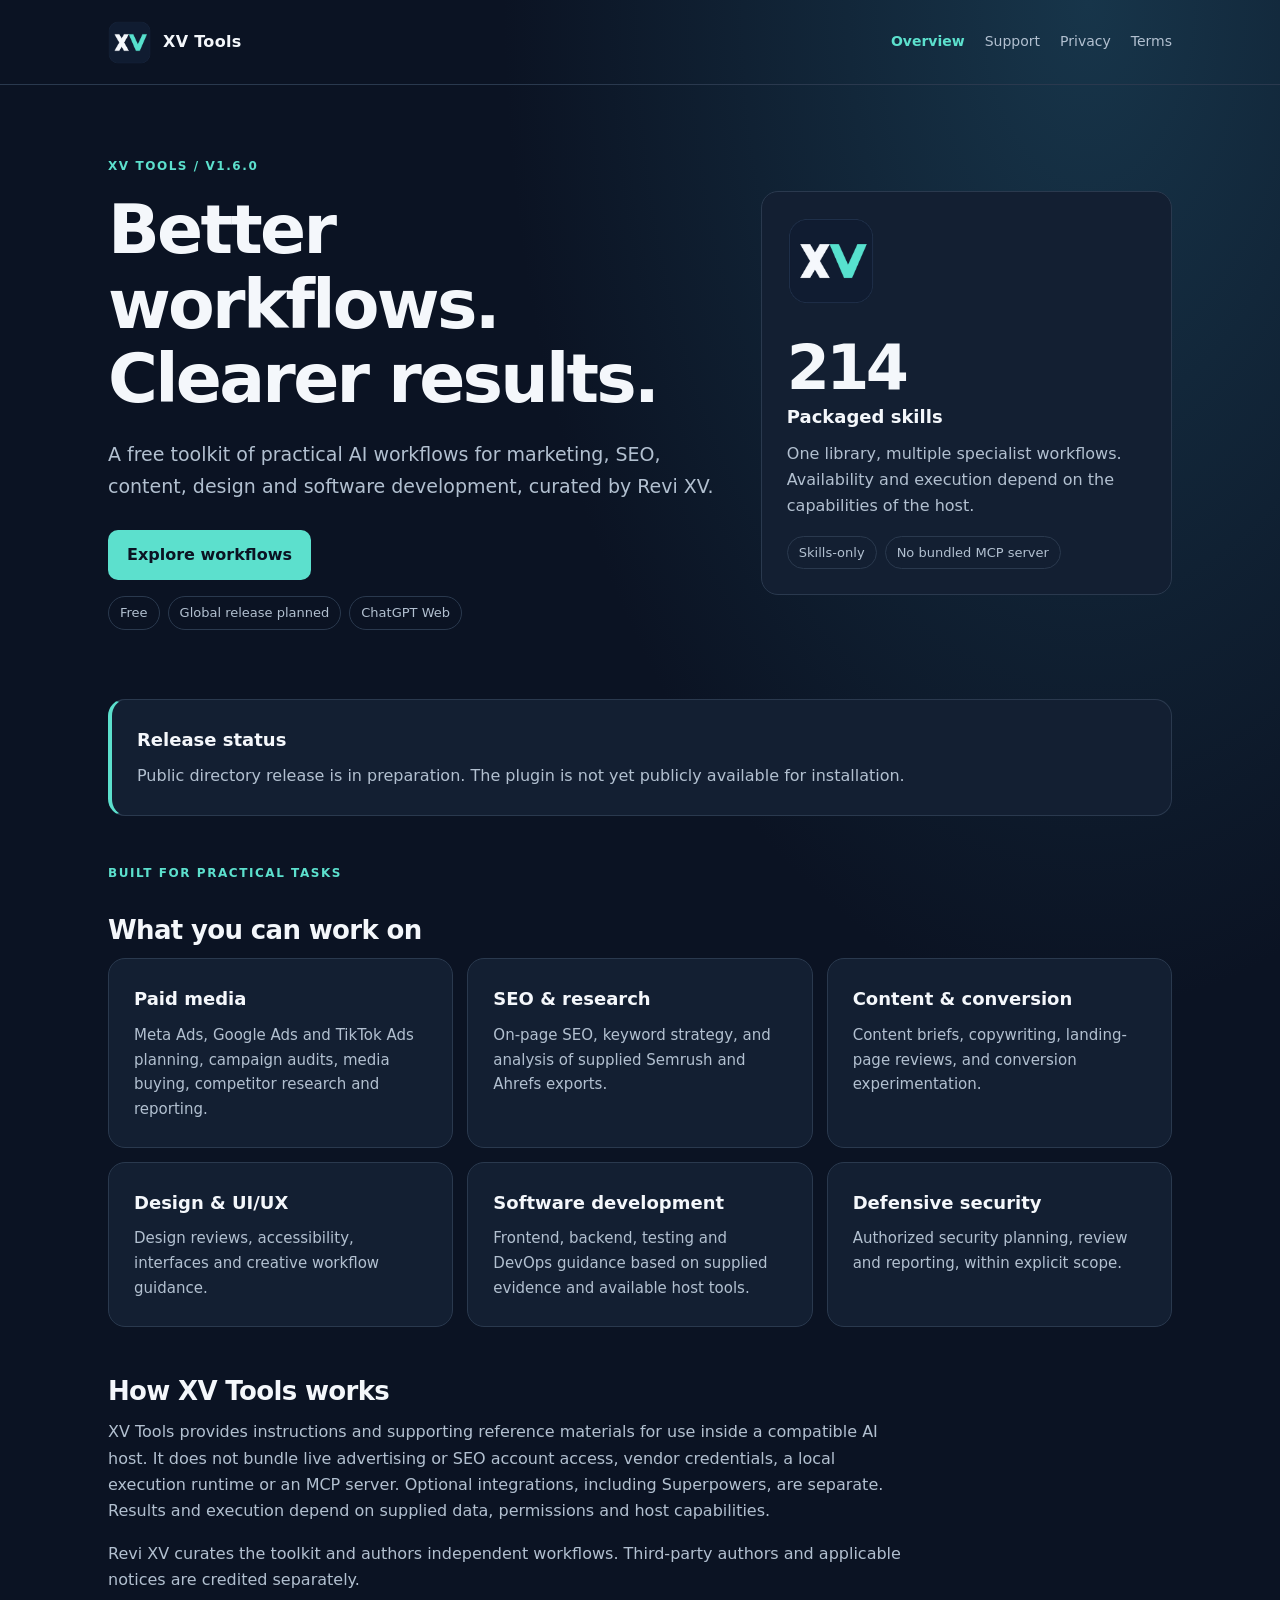
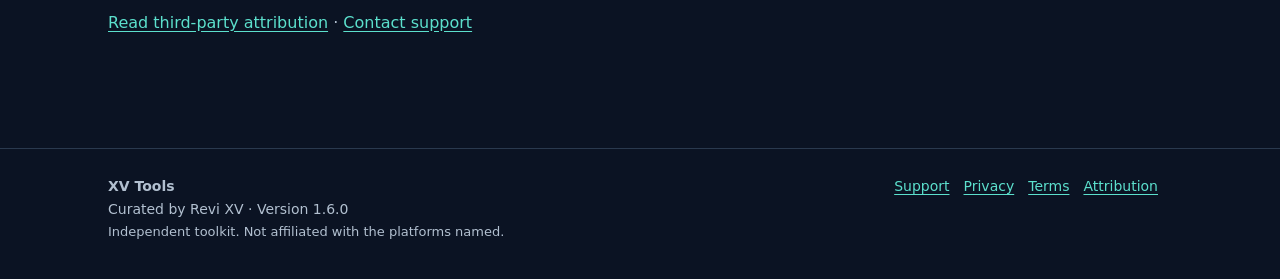
<file: index.html>
<!doctype html>
<html lang="en"><head><meta charset="utf-8"><meta name="viewport" content="width=device-width, initial-scale=1"><meta name="description" content="XV Tools is a free, independent library of 214 ChatGPT Web skills for marketing, SEO, and development."><title>AI workflows for practical work | XV Tools</title><link rel="icon" href="assets/xv-tools-icon.png" type="image/png"><link rel="stylesheet" href="styles.css"></head>
<body><a class="skip" href="#main">Skip to content</a><header><div class="wrap top"><a class="brand" href="index.html"><img src="assets/xv-tools-icon.png" alt="" width="43" height="43">XV Tools</a><nav aria-label="Main navigation"><a href="index.html" aria-current="page">Overview</a><a href="support.html">Support</a><a href="privacy.html">Privacy</a><a href="terms.html">Terms</a></nav></div></header><main id="main"><div class="wrap"><section class="hero"><div><div class="eyebrow">XV Tools / v1.6.0</div><h1>Better workflows.<br>Clearer results.</h1><p class="lead">A free toolkit of practical AI workflows for marketing, SEO, content, design and software development, curated by Revi XV.</p><a class="cta" href="#workflows">Explore workflows</a><div class="meta"><span>Free</span><span>Global release planned</span><span>ChatGPT Web</span></div></div><aside class="hero-card"><img src="assets/xv-tools-icon.png" alt="XV Tools logo" width="88" height="88"><div class="number">214</div><h3>Packaged skills</h3><p>One library, multiple specialist workflows. Availability and execution depend on the capabilities of the host.</p><div class="meta"><span>Skills-only</span><span>No bundled MCP server</span></div></aside></section><section class="notice"><h3>Release status</h3><p>Public directory release is in preparation. The plugin is not yet publicly available for installation.</p></section><section class="section" id="workflows"><div class="eyebrow">Built for practical tasks</div><h2>What you can work on</h2><div class="grid"><article class="tile"><h3>Paid media</h3><p>Meta Ads, Google Ads and TikTok Ads planning, campaign audits, media buying, competitor research and reporting.</p></article><article class="tile"><h3>SEO &amp; research</h3><p>On-page SEO, keyword strategy, and analysis of supplied Semrush and Ahrefs exports.</p></article><article class="tile"><h3>Content &amp; conversion</h3><p>Content briefs, copywriting, landing-page reviews, and conversion experimentation.</p></article><article class="tile"><h3>Design &amp; UI/UX</h3><p>Design reviews, accessibility, interfaces and creative workflow guidance.</p></article><article class="tile"><h3>Software development</h3><p>Frontend, backend, testing and DevOps guidance based on supplied evidence and available host tools.</p></article><article class="tile"><h3>Defensive security</h3><p>Authorized security planning, review and reporting, within explicit scope.</p></article></div></section><section class="section narrow"><h2>How XV Tools works</h2><p>XV Tools provides instructions and supporting reference materials for use inside a compatible AI host. It does not bundle live advertising or SEO account access, vendor credentials, a local execution runtime or an MCP server. Optional integrations, including Superpowers, are separate. Results and execution depend on supplied data, permissions and host capabilities.</p><p>Revi XV curates the toolkit and authors independent workflows. Third-party authors and applicable notices are credited separately.</p><p><a href="THIRD-PARTY-NOTICES.txt">Read third-party attribution</a> · <a href="support.html">Contact support</a></p></section></div></main><footer><div class="wrap foot"><div><strong>XV Tools</strong><p>Curated by Revi XV · Version 1.6.0</p><p class="small">Independent toolkit. Not affiliated with the platforms named.</p></div><div><a href="support.html">Support</a><a href="privacy.html">Privacy</a><a href="terms.html">Terms</a><a href="THIRD-PARTY-NOTICES.txt">Attribution</a></div></div></footer></body></html>
</file>
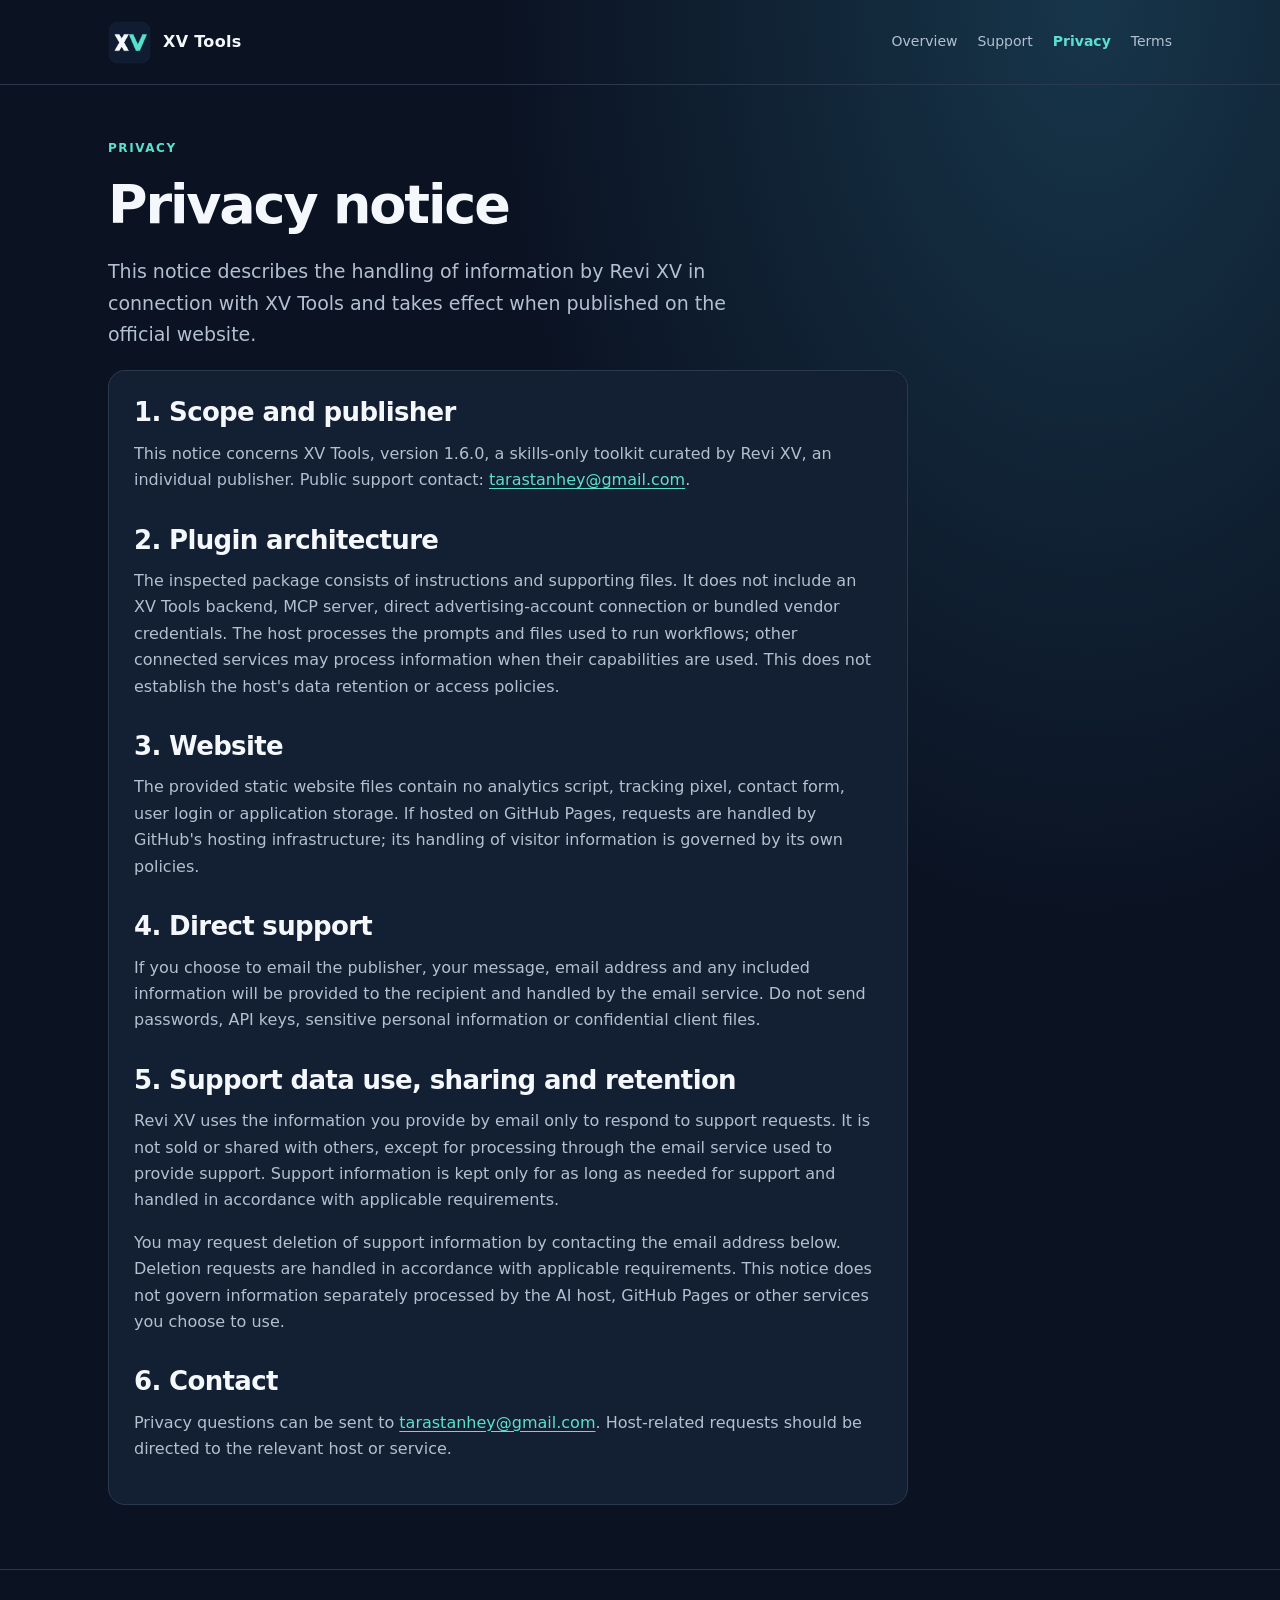
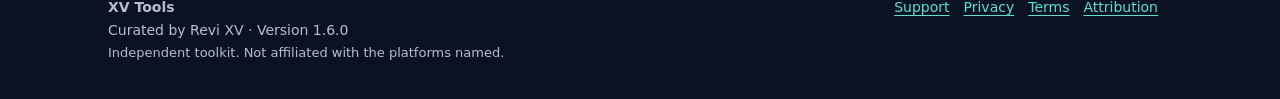
<file: privacy.html>
<!doctype html>
<html lang="en"><head><meta charset="utf-8"><meta name="viewport" content="width=device-width, initial-scale=1"><meta name="description" content="Privacy notice for XV Tools, published by Revi XV."><title>Privacy notice | XV Tools</title><link rel="icon" href="assets/xv-tools-icon.png" type="image/png"><link rel="stylesheet" href="styles.css"></head>
<body><a class="skip" href="#main">Skip to content</a><header><div class="wrap top"><a class="brand" href="index.html"><img src="assets/xv-tools-icon.png" alt="" width="43" height="43">XV Tools</a><nav aria-label="Main navigation"><a href="index.html">Overview</a><a href="support.html">Support</a><a href="privacy.html" aria-current="page">Privacy</a><a href="terms.html">Terms</a></nav></div></header><main id="main"><div class="wrap"><section class="narrow"><div class="eyebrow">Privacy</div><h1>Privacy notice</h1><p class="lead">This notice describes the handling of information by Revi XV in connection with XV Tools and takes effect when published on the official website.</p><div class="policy"><h2>1. Scope and publisher</h2><p>This notice concerns XV Tools, version 1.6.0, a skills-only toolkit curated by Revi XV, an individual publisher. Public support contact: <a href="mailto:tarastanhey@gmail.com">tarastanhey@gmail.com</a>.</p><h2>2. Plugin architecture</h2><p>The inspected package consists of instructions and supporting files. It does not include an XV Tools backend, MCP server, direct advertising-account connection or bundled vendor credentials. The host processes the prompts and files used to run workflows; other connected services may process information when their capabilities are used. This does not establish the host's data retention or access policies.</p><h2>3. Website</h2><p>The provided static website files contain no analytics script, tracking pixel, contact form, user login or application storage. If hosted on GitHub Pages, requests are handled by GitHub's hosting infrastructure; its handling of visitor information is governed by its own policies.</p><h2>4. Direct support</h2><p>If you choose to email the publisher, your message, email address and any included information will be provided to the recipient and handled by the email service. Do not send passwords, API keys, sensitive personal information or confidential client files.</p><h2>5. Support data use, sharing and retention</h2><p>Revi XV uses the information you provide by email only to respond to support requests. It is not sold or shared with others, except for processing through the email service used to provide support. Support information is kept only for as long as needed for support and handled in accordance with applicable requirements.</p><p>You may request deletion of support information by contacting the email address below. Deletion requests are handled in accordance with applicable requirements. This notice does not govern information separately processed by the AI host, GitHub Pages or other services you choose to use.</p><h2>6. Contact</h2><p>Privacy questions can be sent to <a class="email" href="mailto:tarastanhey@gmail.com">tarastanhey@gmail.com</a>. Host-related requests should be directed to the relevant host or service.</p></div></section></div></main><footer><div class="wrap foot"><div><strong>XV Tools</strong><p>Curated by Revi XV · Version 1.6.0</p><p class="small">Independent toolkit. Not affiliated with the platforms named.</p></div><div><a href="support.html">Support</a><a href="privacy.html">Privacy</a><a href="terms.html">Terms</a><a href="THIRD-PARTY-NOTICES.txt">Attribution</a></div></div></footer></body></html>
</file>
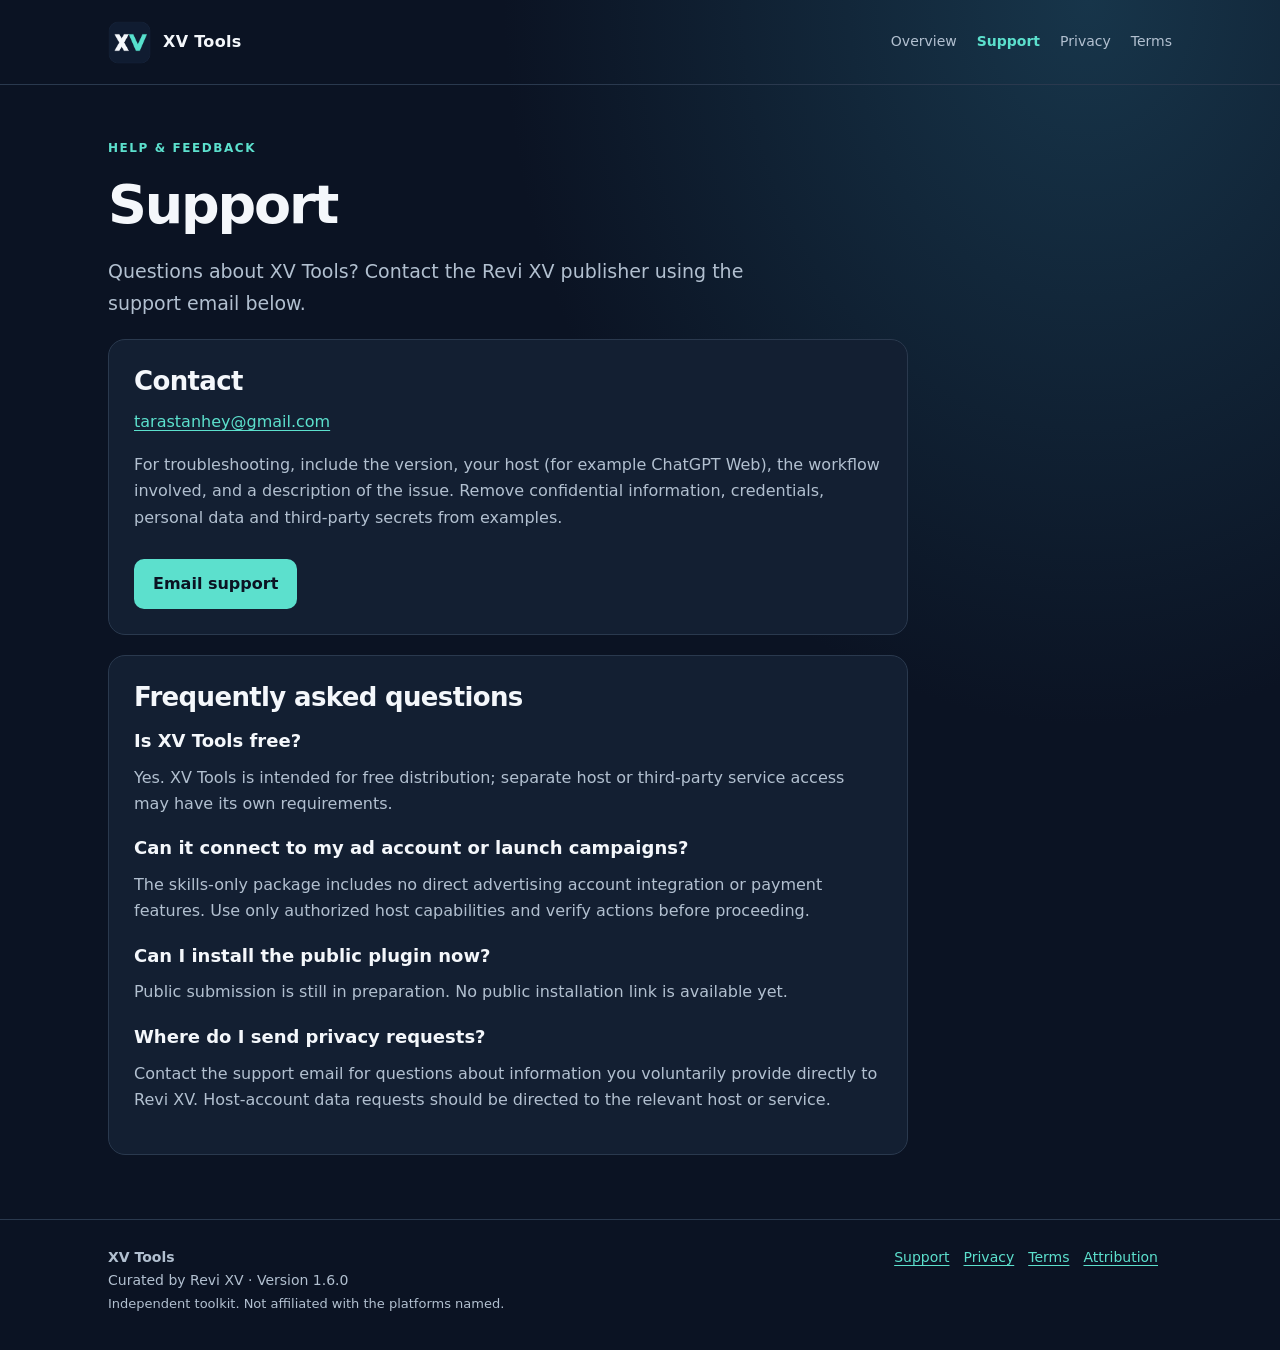
<file: support.html>
<!doctype html>
<html lang="en"><head><meta charset="utf-8"><meta name="viewport" content="width=device-width, initial-scale=1"><meta name="description" content="Contact XV Tools support for skill usage, problems, privacy questions and feedback."><title>Support | XV Tools</title><link rel="icon" href="assets/xv-tools-icon.png" type="image/png"><link rel="stylesheet" href="styles.css"></head>
<body><a class="skip" href="#main">Skip to content</a><header><div class="wrap top"><a class="brand" href="index.html"><img src="assets/xv-tools-icon.png" alt="" width="43" height="43">XV Tools</a><nav aria-label="Main navigation"><a href="index.html">Overview</a><a href="support.html" aria-current="page">Support</a><a href="privacy.html">Privacy</a><a href="terms.html">Terms</a></nav></div></header><main id="main"><div class="wrap"><section class="narrow"><div class="eyebrow">Help &amp; feedback</div><h1>Support</h1><p class="lead">Questions about XV Tools? Contact the Revi XV publisher using the support email below.</p><div class="policy"><h2>Contact</h2><p><a class="email" href="mailto:tarastanhey@gmail.com">tarastanhey@gmail.com</a></p><p>For troubleshooting, include the version, your host (for example ChatGPT Web), the workflow involved, and a description of the issue. Remove confidential information, credentials, personal data and third-party secrets from examples.</p><a class="cta" href="mailto:tarastanhey@gmail.com?subject=XV%20Tools%20support">Email support</a></div><div class="policy"><h2>Frequently asked questions</h2><h3>Is XV Tools free?</h3><p>Yes. XV Tools is intended for free distribution; separate host or third-party service access may have its own requirements.</p><h3>Can it connect to my ad account or launch campaigns?</h3><p>The skills-only package includes no direct advertising account integration or payment features. Use only authorized host capabilities and verify actions before proceeding.</p><h3>Can I install the public plugin now?</h3><p>Public submission is still in preparation. No public installation link is available yet.</p><h3>Where do I send privacy requests?</h3><p>Contact the support email for questions about information you voluntarily provide directly to Revi XV. Host-account data requests should be directed to the relevant host or service.</p></div></section></div></main><footer><div class="wrap foot"><div><strong>XV Tools</strong><p>Curated by Revi XV · Version 1.6.0</p><p class="small">Independent toolkit. Not affiliated with the platforms named.</p></div><div><a href="support.html">Support</a><a href="privacy.html">Privacy</a><a href="terms.html">Terms</a><a href="THIRD-PARTY-NOTICES.txt">Attribution</a></div></div></footer></body></html>
</file>
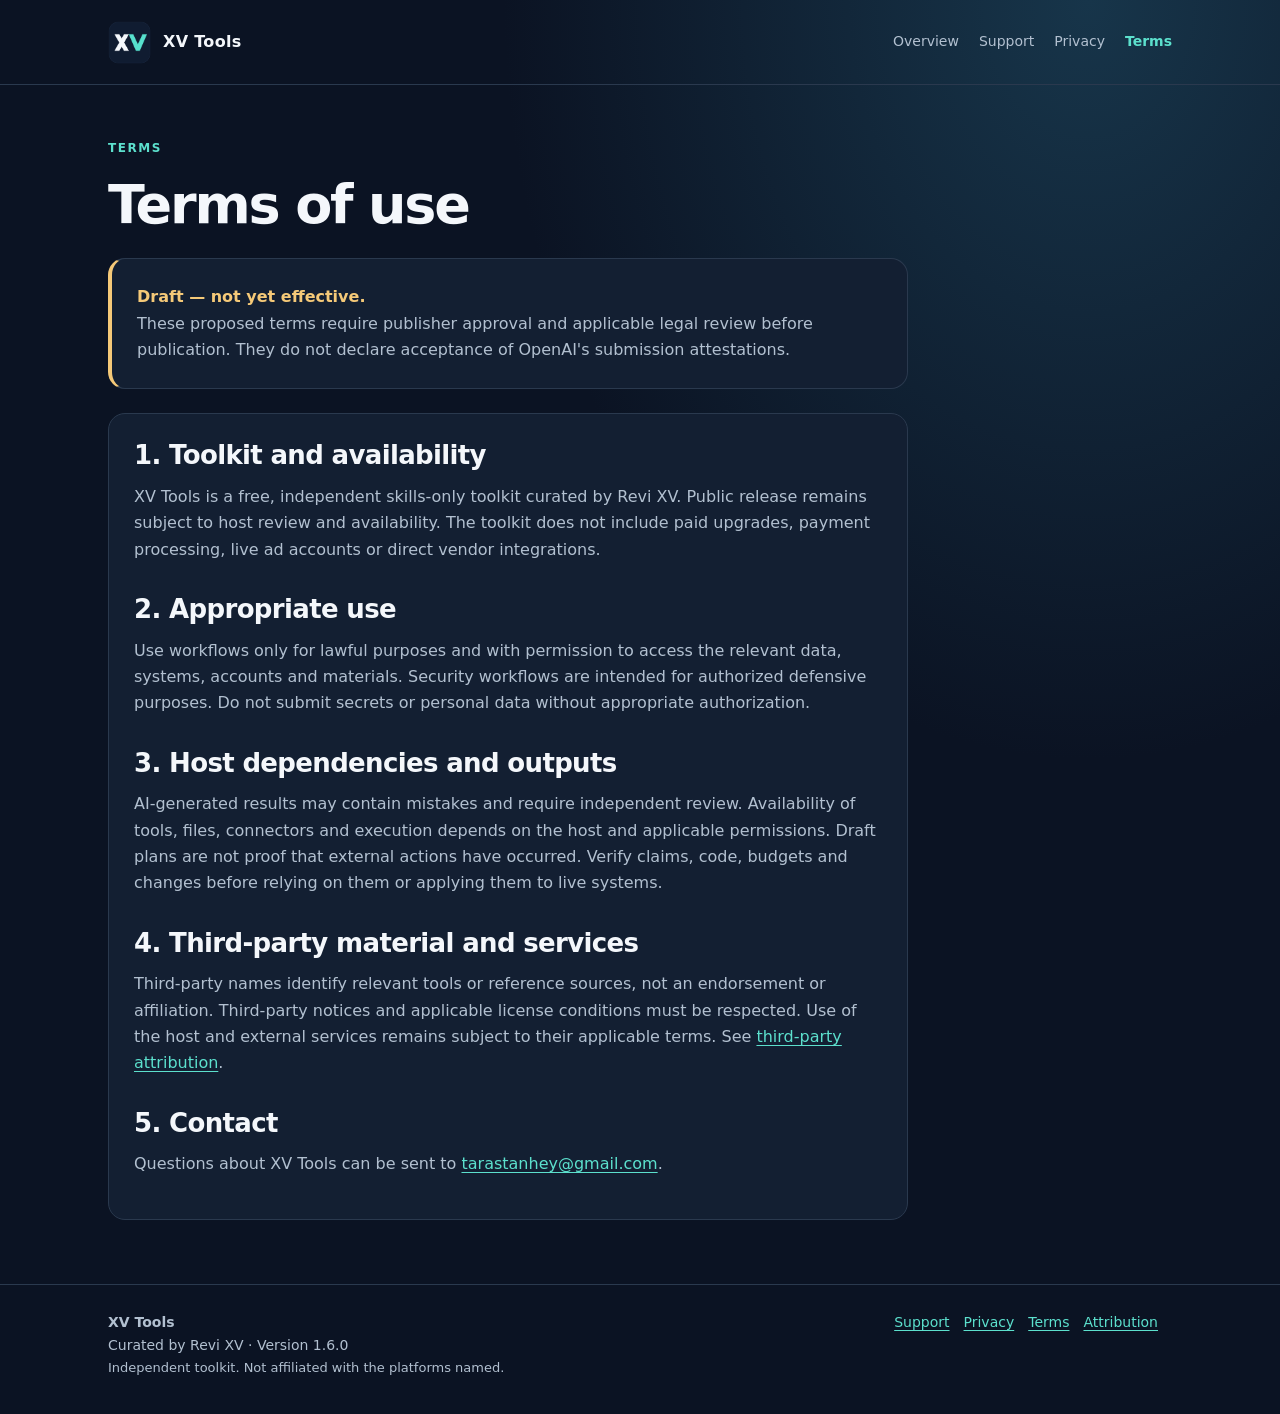
<file: terms.html>
<!doctype html>
<html lang="en"><head><meta charset="utf-8"><meta name="viewport" content="width=device-width, initial-scale=1"><meta name="description" content="Proposed terms for XV Tools, pending publisher approval."><title>Terms of use draft | XV Tools</title><link rel="icon" href="assets/xv-tools-icon.png" type="image/png"><link rel="stylesheet" href="styles.css"></head>
<body><a class="skip" href="#main">Skip to content</a><header><div class="wrap top"><a class="brand" href="index.html"><img src="assets/xv-tools-icon.png" alt="" width="43" height="43">XV Tools</a><nav aria-label="Main navigation"><a href="index.html">Overview</a><a href="support.html">Support</a><a href="privacy.html">Privacy</a><a href="terms.html" aria-current="page">Terms</a></nav></div></header><main id="main"><div class="wrap"><section class="narrow"><div class="eyebrow">Terms</div><h1>Terms of use</h1><div class="notice draft"><strong>Draft — not yet effective.</strong><p>These proposed terms require publisher approval and applicable legal review before publication. They do not declare acceptance of OpenAI's submission attestations.</p></div><div class="policy"><h2>1. Toolkit and availability</h2><p>XV Tools is a free, independent skills-only toolkit curated by Revi XV. Public release remains subject to host review and availability. The toolkit does not include paid upgrades, payment processing, live ad accounts or direct vendor integrations.</p><h2>2. Appropriate use</h2><p>Use workflows only for lawful purposes and with permission to access the relevant data, systems, accounts and materials. Security workflows are intended for authorized defensive purposes. Do not submit secrets or personal data without appropriate authorization.</p><h2>3. Host dependencies and outputs</h2><p>AI-generated results may contain mistakes and require independent review. Availability of tools, files, connectors and execution depends on the host and applicable permissions. Draft plans are not proof that external actions have occurred. Verify claims, code, budgets and changes before relying on them or applying them to live systems.</p><h2>4. Third-party material and services</h2><p>Third-party names identify relevant tools or reference sources, not an endorsement or affiliation. Third-party notices and applicable license conditions must be respected. Use of the host and external services remains subject to their applicable terms. See <a href="THIRD-PARTY-NOTICES.txt">third-party attribution</a>.</p><h2>5. Contact</h2><p>Questions about XV Tools can be sent to <a class="email" href="mailto:tarastanhey@gmail.com">tarastanhey@gmail.com</a>.</p></div></section></div></main><footer><div class="wrap foot"><div><strong>XV Tools</strong><p>Curated by Revi XV · Version 1.6.0</p><p class="small">Independent toolkit. Not affiliated with the platforms named.</p></div><div><a href="support.html">Support</a><a href="privacy.html">Privacy</a><a href="terms.html">Terms</a><a href="THIRD-PARTY-NOTICES.txt">Attribution</a></div></div></footer></body></html>
</file>
<file: styles.css>
:root{color-scheme:dark;--bg:#0b1323;--panel:#131f32;--line:#2a394e;--text:#f4f7fb;--muted:#b2c0d0;--accent:#5ce0cd;--warm:#f5c978}*{box-sizing:border-box}body{margin:0;background:radial-gradient(ellipse at 85% 0%,#17354a 0%,transparent 38%),var(--bg);color:var(--text);font-family:system-ui,-apple-system,BlinkMacSystemFont,"Segoe UI",sans-serif;font-size:16px;line-height:1.65}a{color:var(--accent);text-underline-offset:3px}a:hover{color:white}a:focus-visible{outline:3px solid var(--accent);outline-offset:4px}.wrap{max-width:1120px;margin:auto;padding:0 28px}header{border-bottom:1px solid var(--line)}.top{min-height:84px;display:flex;align-items:center;justify-content:space-between;gap:20px;flex-wrap:wrap;padding-top:15px;padding-bottom:15px}.brand{display:flex;align-items:center;gap:12px;text-decoration:none;color:var(--text);font-weight:800;letter-spacing:.02em}.brand img{width:43px;height:43px;border-radius:10px}nav{display:flex;gap:20px;flex-wrap:wrap}nav a{color:var(--muted);text-decoration:none;font-size:14px}nav a[aria-current=page]{color:var(--accent);font-weight:700}main{padding:54px 0 64px;min-height:62vh}.eyebrow{color:var(--accent);font-weight:750;letter-spacing:.13em;text-transform:uppercase;font-size:12px}.hero{display:grid;grid-template-columns:minmax(0,1.5fr) minmax(0,1fr);gap:36px;align-items:center;padding:18px 0 45px}h1{font-size:clamp(36px,6vw,68px);line-height:1.1;letter-spacing:-.04em;margin:16px 0 22px}h2{font-size:26px;letter-spacing:-.025em;line-height:1.25;margin:30px 0 12px}h3{font-size:18px;margin:0 0 9px}p{margin:0 0 16px;color:var(--muted)}.lead{font-size:19px;max-width:680px}.cta{display:inline-block;color:var(--bg);background:var(--accent);border-radius:10px;padding:12px 19px;text-decoration:none;font-weight:760;margin-top:12px}.cta:hover{color:var(--bg);background:#b7f8ed}.hero-card,.tile,.notice,.policy{border:1px solid var(--line);background:var(--panel);border-radius:17px;padding:25px}.hero-card img{width:88px;height:88px;border-radius:20px}.number{font-size:62px;font-weight:800;letter-spacing:-.06em;line-height:1.1;margin-top:20px}.meta{display:flex;flex-wrap:wrap;gap:8px;margin-top:16px}.meta span{border:1px solid var(--line);border-radius:20px;padding:5px 11px;color:var(--muted);font-size:13px}.grid{display:grid;grid-template-columns:repeat(3,minmax(0,1fr));gap:14px}.tile p{margin-bottom:0;font-size:15px}.section{margin:48px 0}.notice{margin:24px 0;border-left:4px solid var(--accent)}.notice p:last-child{margin:0}.draft{border-left-color:var(--warm)}.draft strong{color:var(--warm)}.narrow{max-width:800px}.narrow h1{font-size:clamp(34px,5vw,54px)}.policy{margin-top:20px}.policy h2:first-child{margin-top:0}.policy li{color:var(--muted);margin:8px 0}.policy ul{padding-left:22px}footer{border-top:1px solid var(--line);padding:26px 0 36px;color:var(--muted);font-size:14px}.foot{display:flex;align-items:start;justify-content:space-between;gap:20px;flex-wrap:wrap}.foot p{margin:0}.foot a{margin-right:14px}.small{font-size:13px}.email{overflow-wrap:anywhere}.skip{position:absolute;top:-80px;left:12px;background:var(--accent);color:var(--bg);padding:10px}.skip:focus{top:10px;z-index:10}@media(max-width:760px){.hero{grid-template-columns:1fr;gap:18px}.grid{grid-template-columns:1fr}.wrap{padding:0 19px}main{padding-top:28px}nav{gap:12px}.top{align-items:flex-start}.hero-card,.tile,.policy{padding:20px}}
</file>
